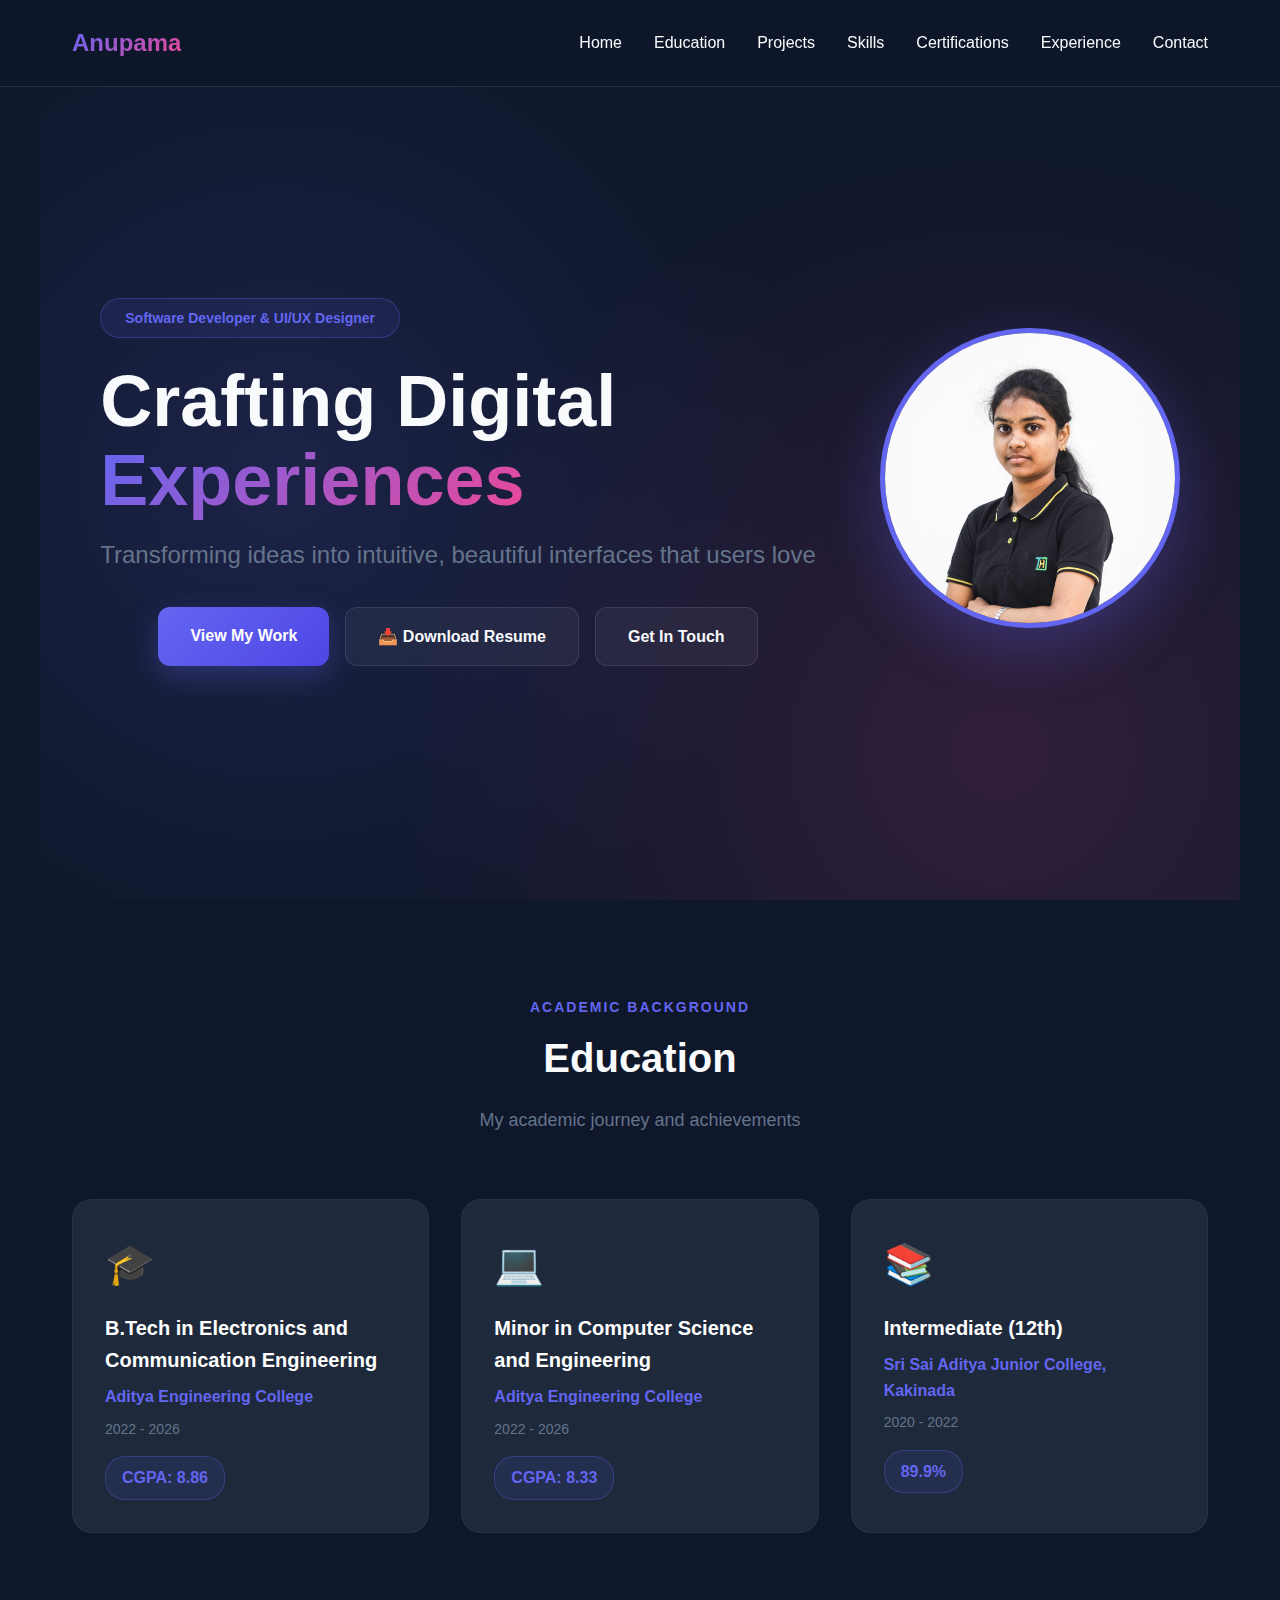
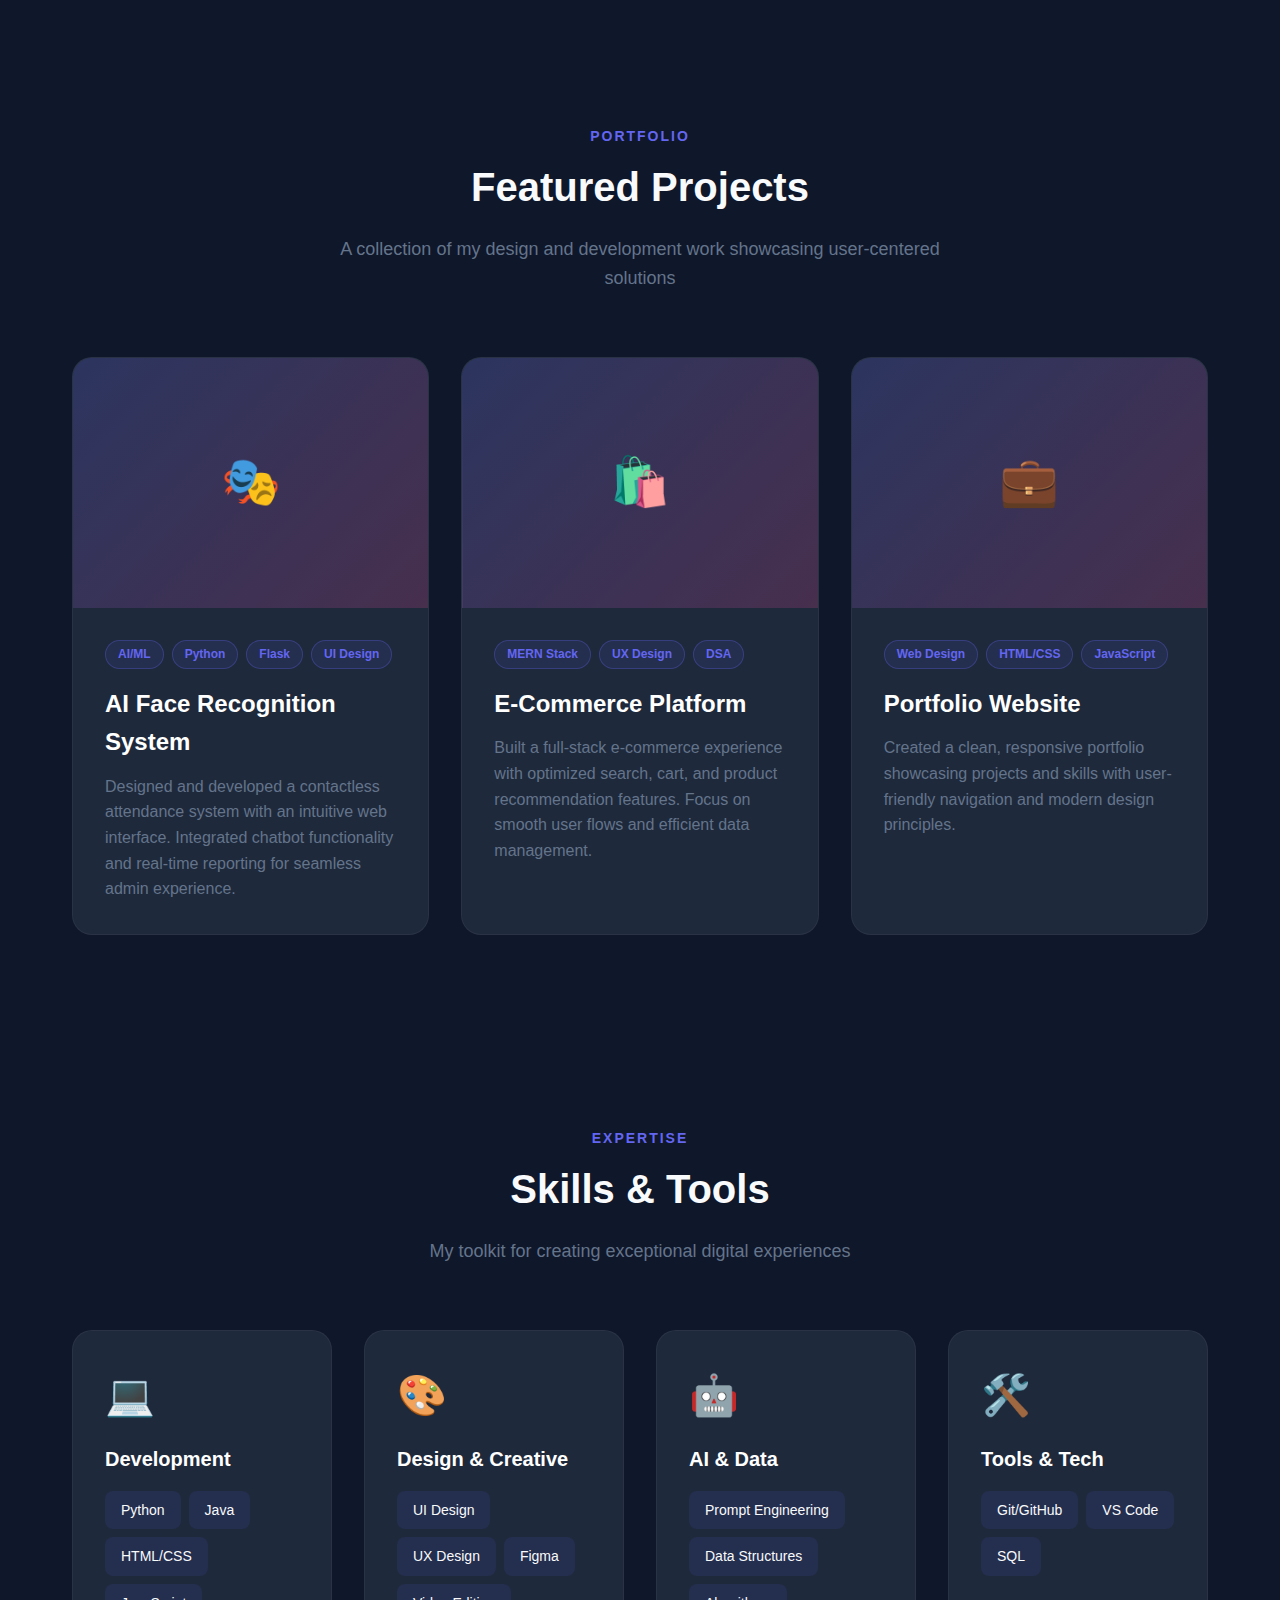
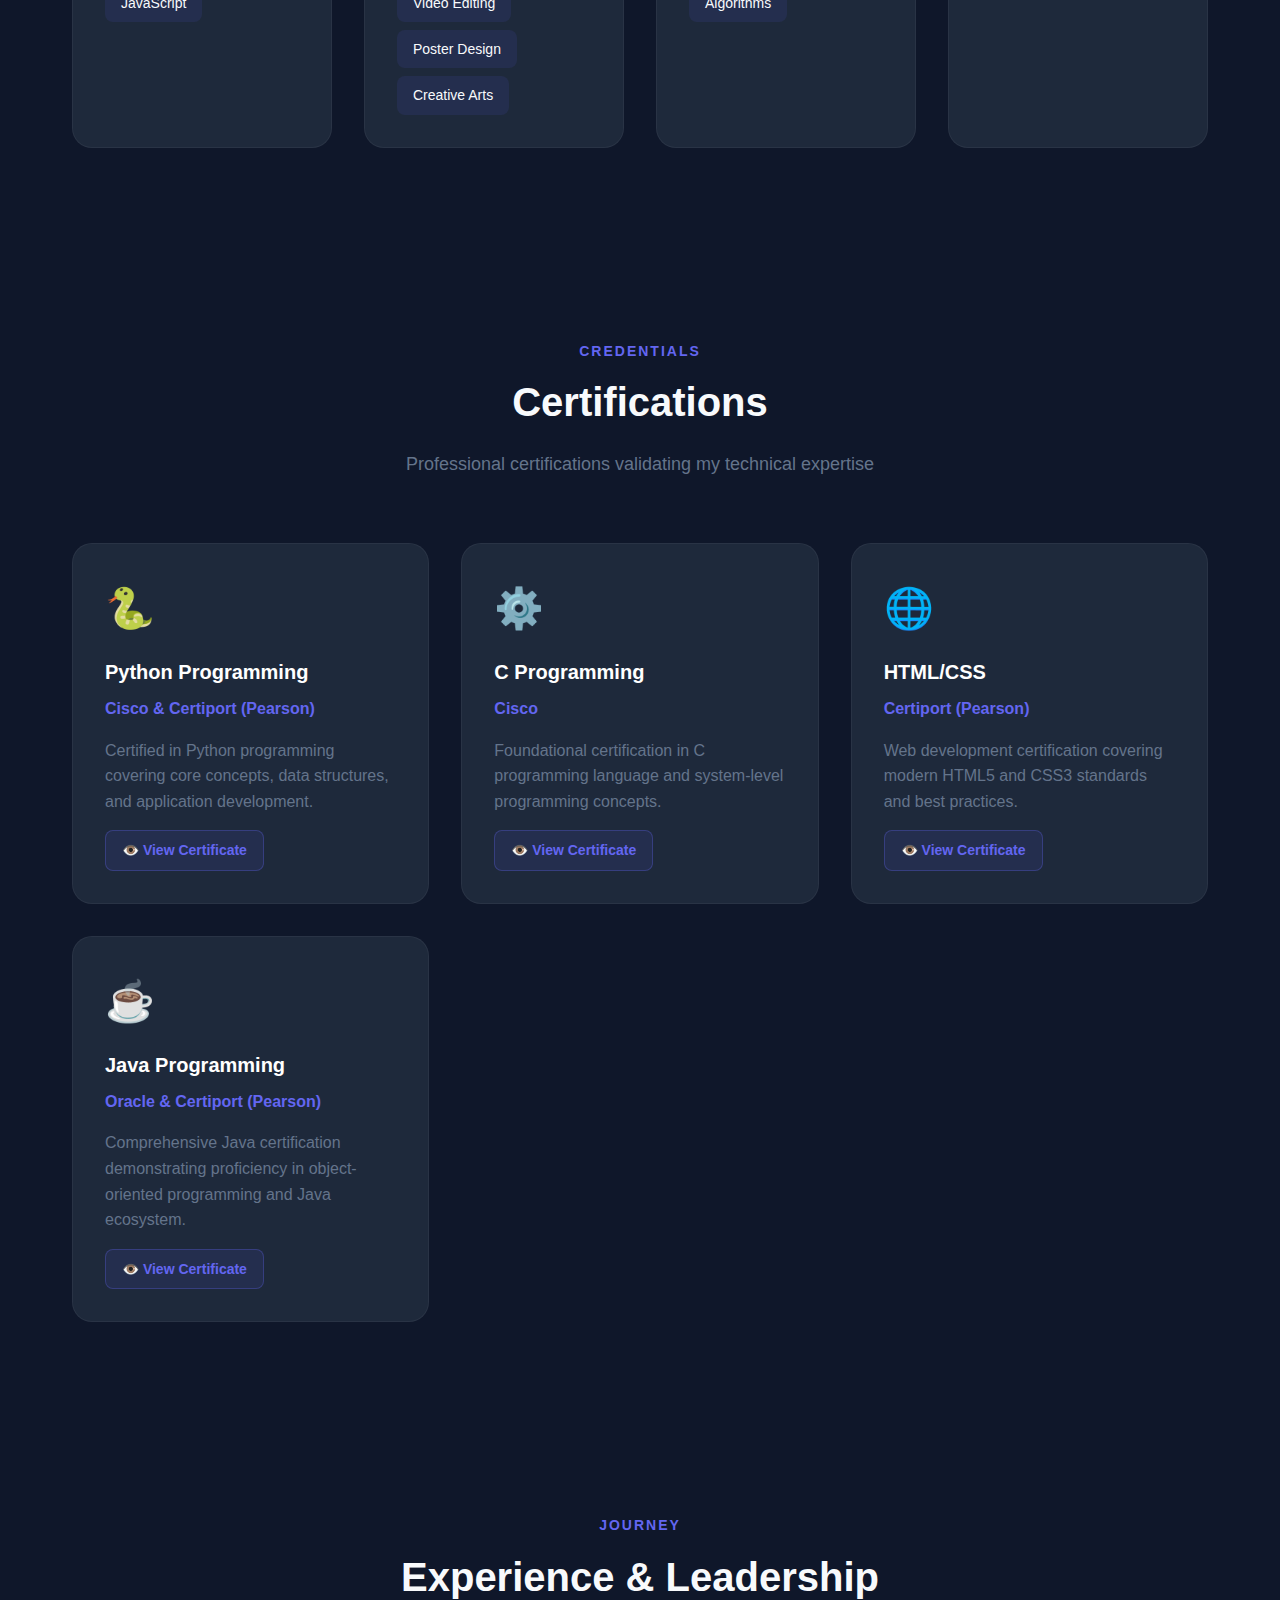
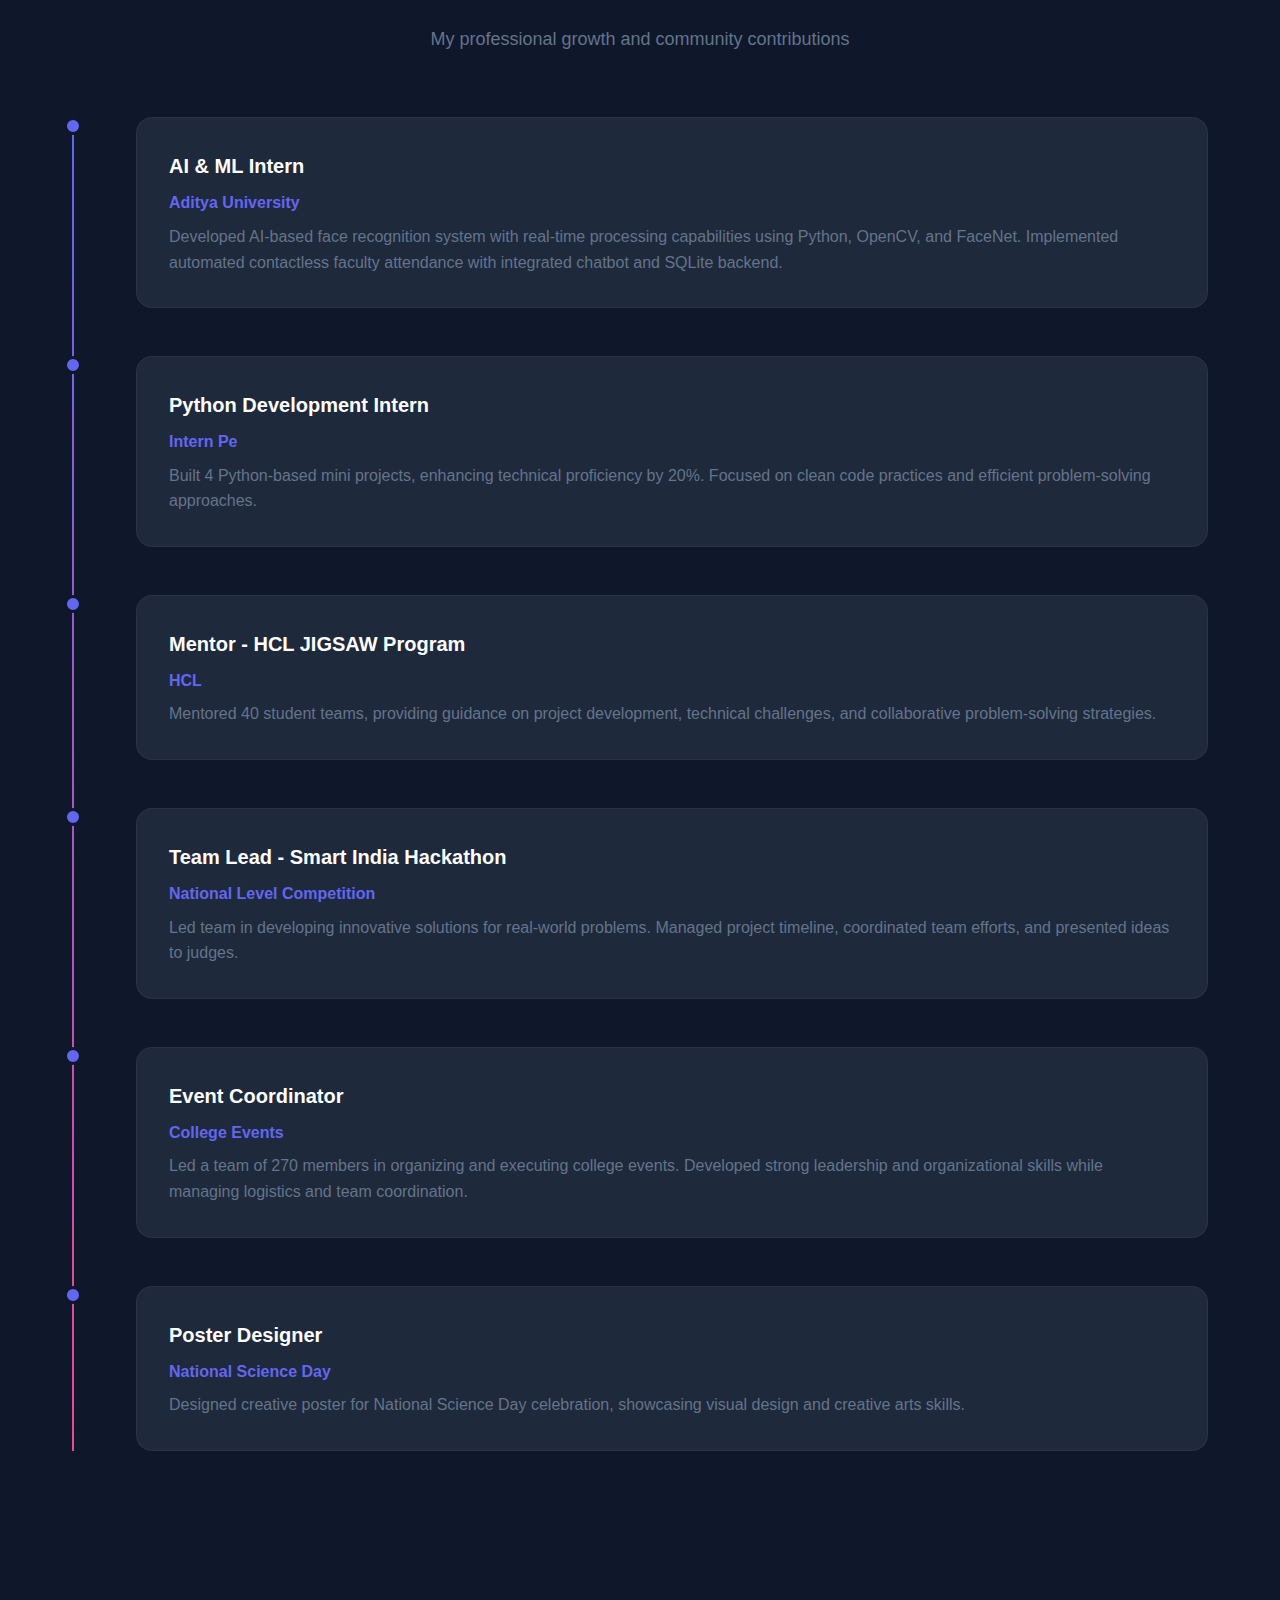
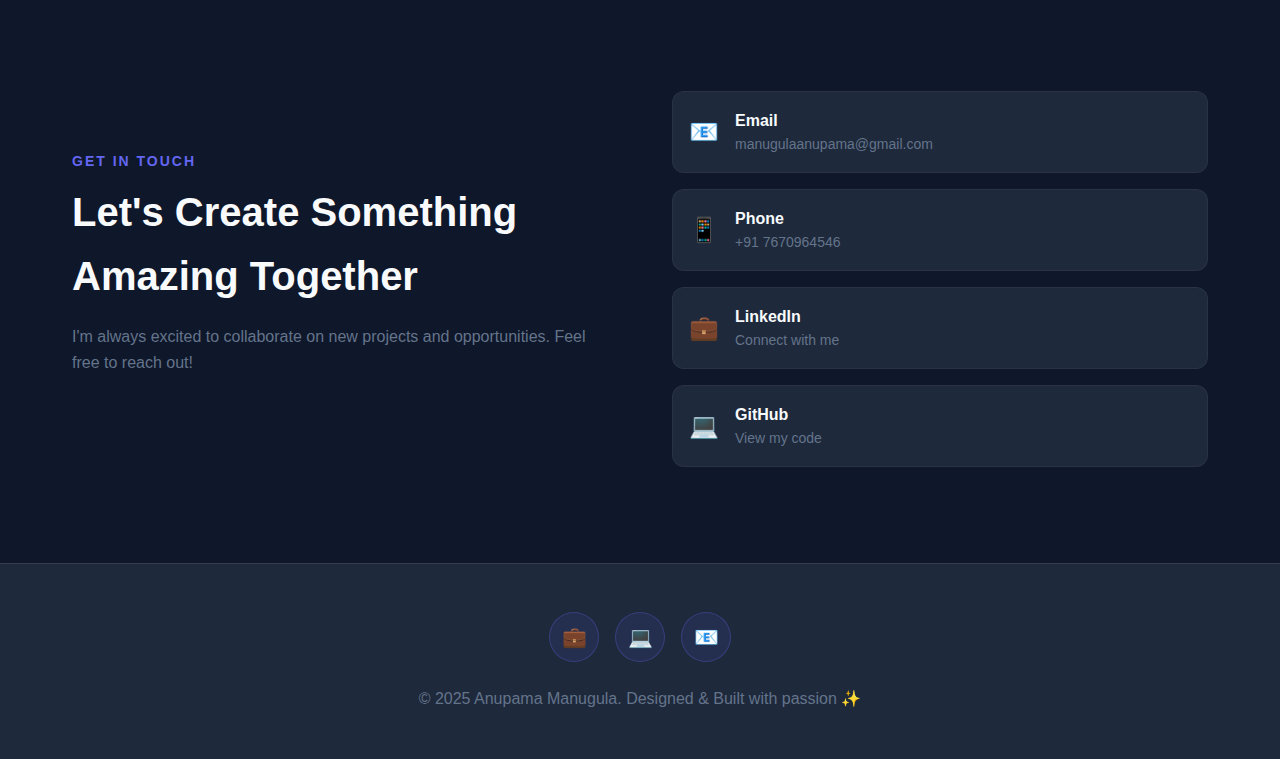
<file: index.html>
<!DOCTYPE html>
<html lang="en">
<head>
    <meta charset="UTF-8">
    <meta name="viewport" content="width=device-width, initial-scale=1.0">
    <title>Anupama Manugula - UI/UX Designer</title>
    <style>
        * {
            margin: 0;
            padding: 0;
            box-sizing: border-box;
        }

        :root {
            --primary: #6366f1;
            --primary-dark: #4f46e5;
            --secondary: #ec4899;
            --dark: #0f172a;
            --dark-light: #1e293b;
            --gray: #64748b;
            --light: #f8fafc;
            --white: #ffffff;
        }

        body {
            font-family: 'Inter', -apple-system, BlinkMacSystemFont, 'Segoe UI', sans-serif;
            background: var(--dark);
            color: var(--light);
            line-height: 1.6;
            overflow-x: hidden;
        }

        html {
            scroll-behavior: smooth;
        }

        nav {
            position: fixed;
            top: 0;
            width: 100%;
            background: rgba(15, 23, 42, 0.95);
            backdrop-filter: blur(10px);
            z-index: 1000;
            padding: 1.5rem 0;
            border-bottom: 1px solid rgba(255, 255, 255, 0.1);
        }

        .nav-container {
            max-width: 1200px;
            margin: 0 auto;
            padding: 0 2rem;
            display: flex;
            justify-content: space-between;
            align-items: center;
        }

        .logo {
            font-size: 1.5rem;
            font-weight: 700;
            background: linear-gradient(135deg, var(--primary), var(--secondary));
            -webkit-background-clip: text;
            -webkit-text-fill-color: transparent;
            background-clip: text;
        }

        .nav-links {
            display: flex;
            gap: 2rem;
            list-style: none;
        }

        .nav-links a {
            color: var(--light);
            text-decoration: none;
            font-weight: 500;
            transition: color 0.3s;
            position: relative;
        }

        .nav-links a::after {
            content: '';
            position: absolute;
            bottom: -5px;
            left: 0;
            width: 0;
            height: 2px;
            background: var(--primary);
            transition: width 0.3s;
        }

        .nav-links a:hover::after {
            width: 100%;
        }

        .hero {
            min-height: 100vh;
            display: flex;
            align-items: center;
            justify-content: center;
            position: relative;
            overflow: hidden;
            padding: 6rem 2rem 2rem;
        }

        .hero-bg {
            position: absolute;
            width: 100%;
            height: 100%;
            background: radial-gradient(circle at 20% 50%, rgba(99, 102, 241, 0.15), transparent 50%),
                        radial-gradient(circle at 80% 80%, rgba(236, 72, 153, 0.15), transparent 50%);
        }

        .hero-content {
            max-width: 1200px;
            display: flex;
            align-items: center;
            gap: 4rem;
            position: relative;
            z-index: 1;
        }

        .hero-text {
            flex: 1;
        }

        .hero-image-container {
            flex: 0 0 300px;
        }

        .profile-image {
            width: 300px;
            height: 300px;
            border-radius: 50%;
            object-fit: cover;
            border: 5px solid var(--primary);
            box-shadow: 0 20px 60px rgba(99, 102, 241, 0.3);
            animation: float 3s ease-in-out infinite;
        }

        @keyframes float {
            0%, 100% { transform: translateY(0px); }
            50% { transform: translateY(-20px); }
        }

        .hero-label {
            display: inline-block;
            padding: 0.5rem 1.5rem;
            background: rgba(99, 102, 241, 0.1);
            border: 1px solid rgba(99, 102, 241, 0.3);
            border-radius: 50px;
            color: var(--primary);
            font-size: 0.875rem;
            font-weight: 600;
            margin-bottom: 1.5rem;
            animation: fadeInDown 0.8s ease-out;
        }

        h1 {
            font-size: 4.5rem;
            font-weight: 800;
            margin-bottom: 1rem;
            line-height: 1.1;
            animation: fadeInUp 0.8s ease-out 0.2s both;
        }

        .gradient-text {
            background: linear-gradient(135deg, var(--primary), var(--secondary));
            -webkit-background-clip: text;
            -webkit-text-fill-color: transparent;
            background-clip: text;
        }

        .hero-subtitle {
            font-size: 1.5rem;
            color: var(--gray);
            margin-bottom: 2rem;
            animation: fadeInUp 0.8s ease-out 0.4s both;
        }

        .cta-buttons {
            display: flex;
            gap: 1rem;
            justify-content: center;
            flex-wrap: wrap;
            animation: fadeInUp 0.8s ease-out 0.6s both;
        }

        .btn {
            padding: 1rem 2rem;
            border-radius: 12px;
            font-weight: 600;
            text-decoration: none;
            transition: all 0.3s;
            display: inline-block;
            cursor: pointer;
            border: none;
            font-size: 1rem;
        }

        .btn-primary {
            background: linear-gradient(135deg, var(--primary), var(--primary-dark));
            color: var(--white);
            box-shadow: 0 10px 30px rgba(99, 102, 241, 0.3);
        }

        .btn-primary:hover {
            transform: translateY(-2px);
            box-shadow: 0 15px 40px rgba(99, 102, 241, 0.4);
        }

        .btn-secondary {
            background: rgba(255, 255, 255, 0.05);
            color: var(--light);
            border: 1px solid rgba(255, 255, 255, 0.1);
        }

        .btn-secondary:hover {
            background: rgba(255, 255, 255, 0.1);
            transform: translateY(-2px);
        }

        section {
            padding: 6rem 2rem;
            max-width: 1200px;
            margin: 0 auto;
        }

        .section-header {
            text-align: center;
            margin-bottom: 4rem;
        }

        .section-label {
            color: var(--primary);
            font-weight: 600;
            text-transform: uppercase;
            letter-spacing: 2px;
            font-size: 0.875rem;
            margin-bottom: 0.5rem;
        }

        .section-title {
            font-size: 2.5rem;
            font-weight: 700;
            margin-bottom: 1rem;
        }

        .section-subtitle {
            color: var(--gray);
            font-size: 1.125rem;
            max-width: 600px;
            margin: 0 auto;
        }

        .projects-grid {
            display: grid;
            grid-template-columns: repeat(auto-fit, minmax(350px, 1fr));
            gap: 2rem;
        }

        .project-card {
            background: var(--dark-light);
            border-radius: 20px;
            overflow: hidden;
            transition: all 0.3s;
            border: 1px solid rgba(255, 255, 255, 0.05);
            cursor: pointer;
        }

        .project-card:hover {
            transform: translateY(-8px);
            border-color: var(--primary);
            box-shadow: 0 20px 60px rgba(99, 102, 241, 0.2);
        }

        .project-image {
            width: 100%;
            height: 250px;
            background: linear-gradient(135deg, rgba(99, 102, 241, 0.2), rgba(236, 72, 153, 0.2));
            display: flex;
            align-items: center;
            justify-content: center;
            font-size: 3rem;
            position: relative;
            overflow: hidden;
        }

        .project-image::before {
            content: '';
            position: absolute;
            width: 100%;
            height: 100%;
            background: linear-gradient(45deg, transparent, rgba(255, 255, 255, 0.1), transparent);
            transform: translateX(-100%);
            transition: transform 0.6s;
        }

        .project-card:hover .project-image::before {
            transform: translateX(100%);
        }

        .project-content {
            padding: 2rem;
        }

        .project-tags {
            display: flex;
            gap: 0.5rem;
            flex-wrap: wrap;
            margin-bottom: 1rem;
        }

        .tag {
            padding: 0.25rem 0.75rem;
            background: rgba(99, 102, 241, 0.1);
            border: 1px solid rgba(99, 102, 241, 0.3);
            border-radius: 20px;
            font-size: 0.75rem;
            color: var(--primary);
            font-weight: 600;
        }

        .project-title {
            font-size: 1.5rem;
            font-weight: 700;
            margin-bottom: 0.75rem;
            color: var(--white);
        }

        .project-description {
            color: var(--gray);
            line-height: 1.6;
        }

        .skills-container {
            display: grid;
            grid-template-columns: repeat(auto-fit, minmax(250px, 1fr));
            gap: 2rem;
        }

        .skill-category {
            background: var(--dark-light);
            padding: 2rem;
            border-radius: 20px;
            border: 1px solid rgba(255, 255, 255, 0.05);
            transition: all 0.3s;
        }

        .skill-category:hover {
            border-color: var(--primary);
            transform: translateY(-5px);
        }

        .skill-icon {
            font-size: 2.5rem;
            margin-bottom: 1rem;
        }

        .skill-category h3 {
            font-size: 1.25rem;
            margin-bottom: 1rem;
            color: var(--white);
        }

        .skill-list {
            display: flex;
            flex-wrap: wrap;
            gap: 0.5rem;
        }

        .skill-item {
            padding: 0.5rem 1rem;
            background: rgba(99, 102, 241, 0.1);
            border-radius: 8px;
            font-size: 0.875rem;
            color: var(--light);
        }

        .certifications-grid {
            display: grid;
            grid-template-columns: repeat(auto-fit, minmax(300px, 1fr));
            gap: 2rem;
        }

        .certification-card {
            background: var(--dark-light);
            padding: 2rem;
            border-radius: 20px;
            border: 1px solid rgba(255, 255, 255, 0.05);
            transition: all 0.3s;
        }

        .certification-card:hover {
            border-color: var(--primary);
            transform: translateY(-5px);
            box-shadow: 0 20px 60px rgba(99, 102, 241, 0.2);
        }

        .cert-icon {
            font-size: 2.5rem;
            margin-bottom: 1rem;
        }

        .cert-title {
            font-size: 1.25rem;
            font-weight: 700;
            color: var(--white);
            margin-bottom: 0.5rem;
        }

        .cert-provider {
            color: var(--primary);
            font-weight: 600;
            margin-bottom: 1rem;
        }

        .cert-actions {
            display: flex;
            gap: 1rem;
            margin-top: 1rem;
        }

        .btn-small {
            padding: 0.5rem 1rem;
            font-size: 0.875rem;
            border-radius: 8px;
            text-decoration: none;
            font-weight: 600;
            transition: all 0.3s;
            display: inline-block;
            cursor: pointer;
        }

        .btn-view {
            background: rgba(99, 102, 241, 0.1);
            color: var(--primary);
            border: 1px solid rgba(99, 102, 241, 0.3);
        }

        .btn-view:hover {
            background: var(--primary);
            color: var(--white);
            transform: translateY(-2px);
        }

        .timeline {
            position: relative;
            padding-left: 2rem;
        }

        .timeline::before {
            content: '';
            position: absolute;
            left: 0;
            top: 0;
            height: 100%;
            width: 2px;
            background: linear-gradient(180deg, var(--primary), var(--secondary));
        }

        .timeline-item {
            position: relative;
            margin-bottom: 3rem;
            padding-left: 2rem;
        }

        .timeline-item::before {
            content: '';
            position: absolute;
            left: -2.5rem;
            top: 0;
            width: 12px;
            height: 12px;
            background: var(--primary);
            border-radius: 50%;
            border: 3px solid var(--dark);
        }

        .timeline-content {
            background: var(--dark-light);
            padding: 2rem;
            border-radius: 16px;
            border: 1px solid rgba(255, 255, 255, 0.05);
        }

        .timeline-title {
            font-size: 1.25rem;
            font-weight: 700;
            margin-bottom: 0.5rem;
            color: var(--white);
        }

        .timeline-company {
            color: var(--primary);
            font-weight: 600;
            margin-bottom: 0.5rem;
        }

        .timeline-description {
            color: var(--gray);
        }

        .education-grid {
            display: grid;
            grid-template-columns: repeat(auto-fit, minmax(300px, 1fr));
            gap: 2rem;
        }

        .education-card {
            background: var(--dark-light);
            padding: 2rem;
            border-radius: 20px;
            border: 1px solid rgba(255, 255, 255, 0.05);
            transition: all 0.3s;
        }

        .education-card:hover {
            border-color: var(--primary);
            transform: translateY(-5px);
            box-shadow: 0 20px 60px rgba(99, 102, 241, 0.2);
        }

        .education-icon {
            font-size: 2.5rem;
            margin-bottom: 1rem;
        }

        .education-degree {
            font-size: 1.25rem;
            font-weight: 700;
            color: var(--white);
            margin-bottom: 0.5rem;
        }

        .education-institution {
            color: var(--primary);
            font-weight: 600;
            margin-bottom: 0.5rem;
        }

        .education-year {
            color: var(--gray);
            font-size: 0.875rem;
            margin-bottom: 1rem;
        }

        .education-score {
            display: inline-block;
            padding: 0.5rem 1rem;
            background: rgba(99, 102, 241, 0.1);
            border: 1px solid rgba(99, 102, 241, 0.3);
            border-radius: 20px;
            color: var(--primary);
            font-weight: 600;
        }

        .contact-container {
            display: grid;
            grid-template-columns: 1fr 1fr;
            gap: 4rem;
            align-items: center;
        }

        .contact-info h2 {
            font-size: 2.5rem;
            margin-bottom: 1rem;
        }

        .contact-info p {
            color: var(--gray);
            margin-bottom: 2rem;
        }

        .contact-links {
            display: flex;
            flex-direction: column;
            gap: 1rem;
        }

        .contact-link {
            display: flex;
            align-items: center;
            gap: 1rem;
            padding: 1rem;
            background: var(--dark-light);
            border-radius: 12px;
            text-decoration: none;
            color: var(--light);
            transition: all 0.3s;
            border: 1px solid rgba(255, 255, 255, 0.05);
        }

        .contact-link:hover {
            border-color: var(--primary);
            transform: translateX(5px);
        }

        .contact-icon {
            font-size: 1.5rem;
        }

        footer {
            background: var(--dark-light);
            padding: 3rem 2rem;
            text-align: center;
            border-top: 1px solid rgba(255, 255, 255, 0.1);
        }

        .footer-content {
            max-width: 1200px;
            margin: 0 auto;
        }

        .social-links {
            display: flex;
            gap: 1rem;
            justify-content: center;
            margin-bottom: 1.5rem;
        }

        .social-link {
            width: 50px;
            height: 50px;
            background: rgba(99, 102, 241, 0.1);
            border: 1px solid rgba(99, 102, 241, 0.3);
            border-radius: 50%;
            display: flex;
            align-items: center;
            justify-content: center;
            text-decoration: none;
            color: var(--primary);
            transition: all 0.3s;
            font-size: 1.25rem;
        }

        .social-link:hover {
            background: var(--primary);
            color: var(--white);
            transform: translateY(-3px);
        }

        @keyframes fadeInUp {
            from {
                opacity: 0;
                transform: translateY(30px);
            }
            to {
                opacity: 1;
                transform: translateY(0);
            }
        }

        @keyframes fadeInDown {
            from {
                opacity: 0;
                transform: translateY(-30px);
            }
            to {
                opacity: 1;
                transform: translateY(0);
            }
        }

        @media (max-width: 768px) {
            h1 {
                font-size: 2.5rem;
            }

            .hero-subtitle {
                font-size: 1.125rem;
            }

            .hero-content {
                flex-direction: column-reverse;
                text-align: center;
                gap: 2rem;
            }

            .hero-image-container {
                flex: 0 0 250px;
            }

            .profile-image {
                width: 250px;
                height: 250px;
            }

            .cta-buttons {
                justify-content: center;
            }

            .projects-grid, .certifications-grid, .education-grid {
                grid-template-columns: 1fr;
            }

            .contact-container {
                grid-template-columns: 1fr;
            }

            .nav-links {
                gap: 1rem;
                font-size: 0.875rem;
            }

            section {
                padding: 4rem 1rem;
            }
        }
    </style>
</head>
<body>
    <nav>
        <div class="nav-container">
            <div class="logo">Anupama</div>
            <ul class="nav-links">
                <li><a href="#home">Home</a></li>
                <li><a href="#education">Education</a></li>
                <li><a href="#projects">Projects</a></li>
                <li><a href="#skills">Skills</a></li>
                <li><a href="#certifications">Certifications</a></li>
                <li><a href="#experience">Experience</a></li>
                <li><a href="#contact">Contact</a></li>
            </ul>
        </div>
    </nav>

    <section id="home" class="hero">
        <div class="hero-bg"></div>
        <div class="hero-content">
            <div class="hero-text">
                <div class="hero-label">Software Developer & UI/UX Designer</div>
                <h1>Crafting Digital <br><span class="gradient-text">Experiences</span></h1>
                <p class="hero-subtitle">Transforming ideas into intuitive, beautiful interfaces that users love</p>
                <div class="cta-buttons">
                    <a href="#projects" class="btn btn-primary">View My Work</a>
                    <a href="resume.pdf" download class="btn btn-secondary">📥 Download Resume</a>
                    <a href="#contact" class="btn btn-secondary">Get In Touch</a>
                </div>
            </div>
            <div class="hero-image-container">
                <!-- Replace 'profile.jpg' with your actual image path -->
                <img src="profile.jpg" alt="Anupama Manugula" class="profile-image">
            </div>
        </div>
    </section>

    <section id="education">
        <div class="section-header">
            <div class="section-label">Academic Background</div>
            <h2 class="section-title">Education</h2>
            <p class="section-subtitle">My academic journey and achievements</p>
        </div>
        <div class="education-grid">
            <div class="education-card">
                <div class="education-icon">🎓</div>
                <h3 class="education-degree">B.Tech in Electronics and Communication Engineering</h3>
                <div class="education-institution">Aditya Engineering College</div>
                <div class="education-year">2022 - 2026</div>
                <span class="education-score">CGPA: 8.86</span>
            </div>

            <div class="education-card">
                <div class="education-icon">💻</div>
                <h3 class="education-degree">Minor in Computer Science and Engineering</h3>
                <div class="education-institution">Aditya Engineering College</div>
                <div class="education-year">2022 - 2026</div>
                <span class="education-score">CGPA: 8.33</span>
            </div>

            <div class="education-card">
                <div class="education-icon">📚</div>
                <h3 class="education-degree">Intermediate (12th)</h3>
                <div class="education-institution">Sri Sai Aditya Junior College, Kakinada</div>
                <div class="education-year">2020 - 2022</div>
                <span class="education-score">89.9%</span>
            </div>
        </div>
    </section>

    <section id="projects">
        <div class="section-header">
            <div class="section-label">Portfolio</div>
            <h2 class="section-title">Featured Projects</h2>
            <p class="section-subtitle">A collection of my design and development work showcasing user-centered solutions</p>
        </div>
        <div class="projects-grid">
            <div class="project-card">
                <div class="project-image">🎭</div>
                <div class="project-content">
                    <div class="project-tags">
                        <span class="tag">AI/ML</span>
                        <span class="tag">Python</span>
                        <span class="tag">Flask</span>
                        <span class="tag">UI Design</span>
                    </div>
                    <h3 class="project-title">AI Face Recognition System</h3>
                    <p class="project-description">Designed and developed a contactless attendance system with an intuitive web interface. Integrated chatbot functionality and real-time reporting for seamless admin experience.</p>
                </div>
            </div>

            <div class="project-card">
                <div class="project-image">🛍️</div>
                <div class="project-content">
                    <div class="project-tags">
                        <span class="tag">MERN Stack</span>
                        <span class="tag">UX Design</span>
                        <span class="tag">DSA</span>
                    </div>
                    <h3 class="project-title">E-Commerce Platform</h3>
                    <p class="project-description">Built a full-stack e-commerce experience with optimized search, cart, and product recommendation features. Focus on smooth user flows and efficient data management.</p>
                </div>
            </div>

            <div class="project-card">
                <div class="project-image">💼</div>
                <div class="project-content">
                    <div class="project-tags">
                        <span class="tag">Web Design</span>
                        <span class="tag">HTML/CSS</span>
                        <span class="tag">JavaScript</span>
                    </div>
                    <h3 class="project-title">Portfolio Website</h3>
                    <p class="project-description">Created a clean, responsive portfolio showcasing projects and skills with user-friendly navigation and modern design principles.</p>
                </div>
            </div>
        </div>
    </section>

    <section id="skills">
        <div class="section-header">
            <div class="section-label">Expertise</div>
            <h2 class="section-title">Skills & Tools</h2>
            <p class="section-subtitle">My toolkit for creating exceptional digital experiences</p>
        </div>
        <div class="skills-container">
            <div class="skill-category">
                <div class="skill-icon">💻</div>
                <h3>Development</h3>
                <div class="skill-list">
                    <span class="skill-item">Python</span>
                    <span class="skill-item">Java</span>
                    <span class="skill-item">HTML/CSS</span>
                    <span class="skill-item">JavaScript</span>
                </div>
            </div>

            <div class="skill-category">
                <div class="skill-icon">🎨</div>
                <h3>Design & Creative</h3>
                <div class="skill-list">
                    <span class="skill-item">UI Design</span>
                    <span class="skill-item">UX Design</span>
                    <span class="skill-item">Figma</span>
                    <span class="skill-item">Video Editing</span>
                    <span class="skill-item">Poster Design</span>
                    <span class="skill-item">Creative Arts</span>
                </div>
            </div>

            <div class="skill-category">
                <div class="skill-icon">🤖</div>
                <h3>AI & Data</h3>
                <div class="skill-list">
                    <span class="skill-item">Prompt Engineering</span>
                    <span class="skill-item">Data Structures</span>
                    <span class="skill-item">Algorithms</span>
                </div>
            </div>

            <div class="skill-category">
                <div class="skill-icon">🛠️</div>
                <h3>Tools & Tech</h3>
                <div class="skill-list">
                    <span class="skill-item">Git/GitHub</span>
                    <span class="skill-item">VS Code</span>
                    <span class="skill-item">SQL</span>
                </div>
            </div>
        </div>
    </section>

    <section id="certifications">
        <div class="section-header">
            <div class="section-label">Credentials</div>
            <h2 class="section-title">Certifications</h2>
            <p class="section-subtitle">Professional certifications validating my technical expertise</p>
        </div>
        <div class="certifications-grid">
            <div class="certification-card">
                <div class="cert-icon">🐍</div>
                <h3 class="cert-title">Python Programming</h3>
                <div class="cert-provider">Cisco & Certiport (Pearson)</div>
                <p class="project-description">Certified in Python programming covering core concepts, data structures, and application development.</p>
                <div class="cert-actions">
                    <!-- Replace 'python-cert.jpg' with your certificate image path -->
                    <a href="python-cert.jpg" target="_blank" class="btn-small btn-view">👁️ View Certificate</a>
                </div>
            </div>

            <div class="certification-card">
                <div class="cert-icon">⚙️</div>
                <h3 class="cert-title">C Programming</h3>
                <div class="cert-provider">Cisco</div>
                <p class="project-description">Foundational certification in C programming language and system-level programming concepts.</p>
                <div class="cert-actions">
                    <!-- Replace 'c-cert.jpg' with your certificate image path -->
                    <a href="c-cert.jpg" target="_blank" class="btn-small btn-view">👁️ View Certificate</a>
                </div>
            </div>

            <div class="certification-card">
                <div class="cert-icon">🌐</div>
                <h3 class="cert-title">HTML/CSS</h3>
                <div class="cert-provider">Certiport (Pearson)</div>
                <p class="project-description">Web development certification covering modern HTML5 and CSS3 standards and best practices.</p>
                <div class="cert-actions">
                    <!-- Replace 'html-css-cert.jpg' with your certificate image path -->
                    <a href="html-css-cert.jpg" target="_blank" class="btn-small btn-view">👁️ View Certificate</a>
                </div>
            </div>

            <div class="certification-card">
                <div class="cert-icon">☕</div>
                <h3 class="cert-title">Java Programming</h3>
                <div class="cert-provider">Oracle & Certiport (Pearson)</div>
                <p class="project-description">Comprehensive Java certification demonstrating proficiency in object-oriented programming and Java ecosystem.</p>
                <div class="cert-actions">
                    <!-- Replace 'java-cert.jpg' with your certificate image path -->
                    <a href="java-cert.jpg" target="_blank" class="btn-small btn-view">👁️ View Certificate</a>
                </div>
            </div>
        </div>
    </section>

    <section id="experience">
        <div class="section-header">
            <div class="section-label">Journey</div>
            <h2 class="section-title">Experience & Leadership</h2>
            <p class="section-subtitle">My professional growth and community contributions</p>
        </div>
        <div class="timeline">
            <div class="timeline-item">
                <div class="timeline-content">
                    <h3 class="timeline-title">AI & ML Intern</h3>
                    <div class="timeline-company">Aditya University</div>
                    <p class="timeline-description">Developed AI-based face recognition system with real-time processing capabilities using Python, OpenCV, and FaceNet. Implemented automated contactless faculty attendance with integrated chatbot and SQLite backend.</p>
                </div>
            </div>

            <div class="timeline-item">
                <div class="timeline-content">
                    <h3 class="timeline-title">Python Development Intern</h3>
                    <div class="timeline-company">Intern Pe</div>
                    <p class="timeline-description">Built 4 Python-based mini projects, enhancing technical proficiency by 20%. Focused on clean code practices and efficient problem-solving approaches.</p>
                </div>
            </div>

            <div class="timeline-item">
                <div class="timeline-content">
                    <h3 class="timeline-title">Mentor - HCL JIGSAW Program</h3>
                    <div class="timeline-company">HCL</div>
                    <p class="timeline-description">Mentored 40 student teams, providing guidance on project development, technical challenges, and collaborative problem-solving strategies.</p>
                </div>
            </div>

            <div class="timeline-item">
                <div class="timeline-content">
                    <h3 class="timeline-title">Team Lead - Smart India Hackathon</h3>
                    <div class="timeline-company">National Level Competition</div>
                    <p class="timeline-description">Led team in developing innovative solutions for real-world problems. Managed project timeline, coordinated team efforts, and presented ideas to judges.</p>
                </div>
            </div>

            <div class="timeline-item">
                <div class="timeline-content">
                    <h3 class="timeline-title">Event Coordinator</h3>
                    <div class="timeline-company">College Events</div>
                    <p class="timeline-description">Led a team of 270 members in organizing and executing college events. Developed strong leadership and organizational skills while managing logistics and team coordination.</p>
                </div>
            </div>

            <div class="timeline-item">
                <div class="timeline-content">
                    <h3 class="timeline-title">Poster Designer</h3>
                    <div class="timeline-company">National Science Day</div>
                    <p class="timeline-description">Designed creative poster for National Science Day celebration, showcasing visual design and creative arts skills.</p>
                </div>
            </div>
        </div>
    </section>

    <section id="contact">
        <div class="contact-container">
            <div class="contact-info">
                <div class="section-label">Get In Touch</div>
                <h2>Let's Create Something Amazing Together</h2>
                <p>I'm always excited to collaborate on new projects and opportunities. Feel free to reach out!</p>
            </div>
            <div class="contact-links">
                <a href="mailto:manugulaanupama@gmail.com" class="contact-link">
                    <span class="contact-icon">📧</span>
                    <div>
                        <div style="font-weight: 600;">Email</div>
                        <div style="color: var(--gray); font-size: 0.875rem;">manugulaanupama@gmail.com</div>
                    </div>
                </a>
                <a href="tel:+917670964546" class="contact-link">
                    <span class="contact-icon">📱</span>
                    <div>
                        <div style="font-weight: 600;">Phone</div>
                        <div style="color: var(--gray); font-size: 0.875rem;">+91 7670964546</div>
                    </div>
                </a>
                <a href="https://www.linkedin.com/in/anupama-manugula-132539258" target="_blank" class="contact-link">
                    <span class="contact-icon">💼</span>
                    <div>
                        <div style="font-weight: 600;">LinkedIn</div>
                        <div style="color: var(--gray); font-size: 0.875rem;">Connect with me</div>
                    </div>
                </a>
                <a href="https://github.com/Anupama155" target="_blank" class="contact-link">
                    <span class="contact-icon">💻</span>
                    <div>
                        <div style="font-weight: 600;">GitHub</div>
                        <div style="color: var(--gray); font-size: 0.875rem;">View my code</div>
                    </div>
                </a>
            </div>
        </div>
    </section>

    <footer>
        <div class="footer-content">
            <div class="social-links">
                <a href="https://www.linkedin.com/in/anupama-manugula-132539258" target="_blank" class="social-link">💼</a>
                <a href="https://github.com/Anupama155" target="_blank" class="social-link">💻</a>
                <a href="mailto:manugulaanupama@gmail.com" class="social-link">📧</a>
            </div>
            <p style="color: var(--gray);">© 2025 Anupama Manugula. Designed & Built with passion ✨</p>
        </div>
    </footer>

    <script>
        document.querySelectorAll('a[href^="#"]').forEach(anchor => {
            anchor.addEventListener('click', function (e) {
                e.preventDefault();
                const target = document.querySelector(this.getAttribute('href'));
                if (target) {
                    const offset = 80;
                    const targetPosition = target.offsetTop - offset;
                    window.scrollTo({
                        top: targetPosition,
                        behavior: 'smooth'
                    });
                }
            });
        });

        window.addEventListener('scroll', () => {
            const sections = document.querySelectorAll('section');
            const navLinks = document.querySelectorAll('.nav-links a');
            
            let current = '';
            sections.forEach(section => {
                const sectionTop = section.offsetTop;
                const sectionHeight = section.clientHeight;
                if (scrollY >= sectionTop - 100) {
                    current = section.getAttribute('id');
                }
            });

            navLinks.forEach(link => {
                link.style.color = '';
                if (link.getAttribute('href') === `#${current}`) {
                    link.style.color = 'var(--primary)';
                }
            });
        });
    </script>
</body>
</html>
</file>
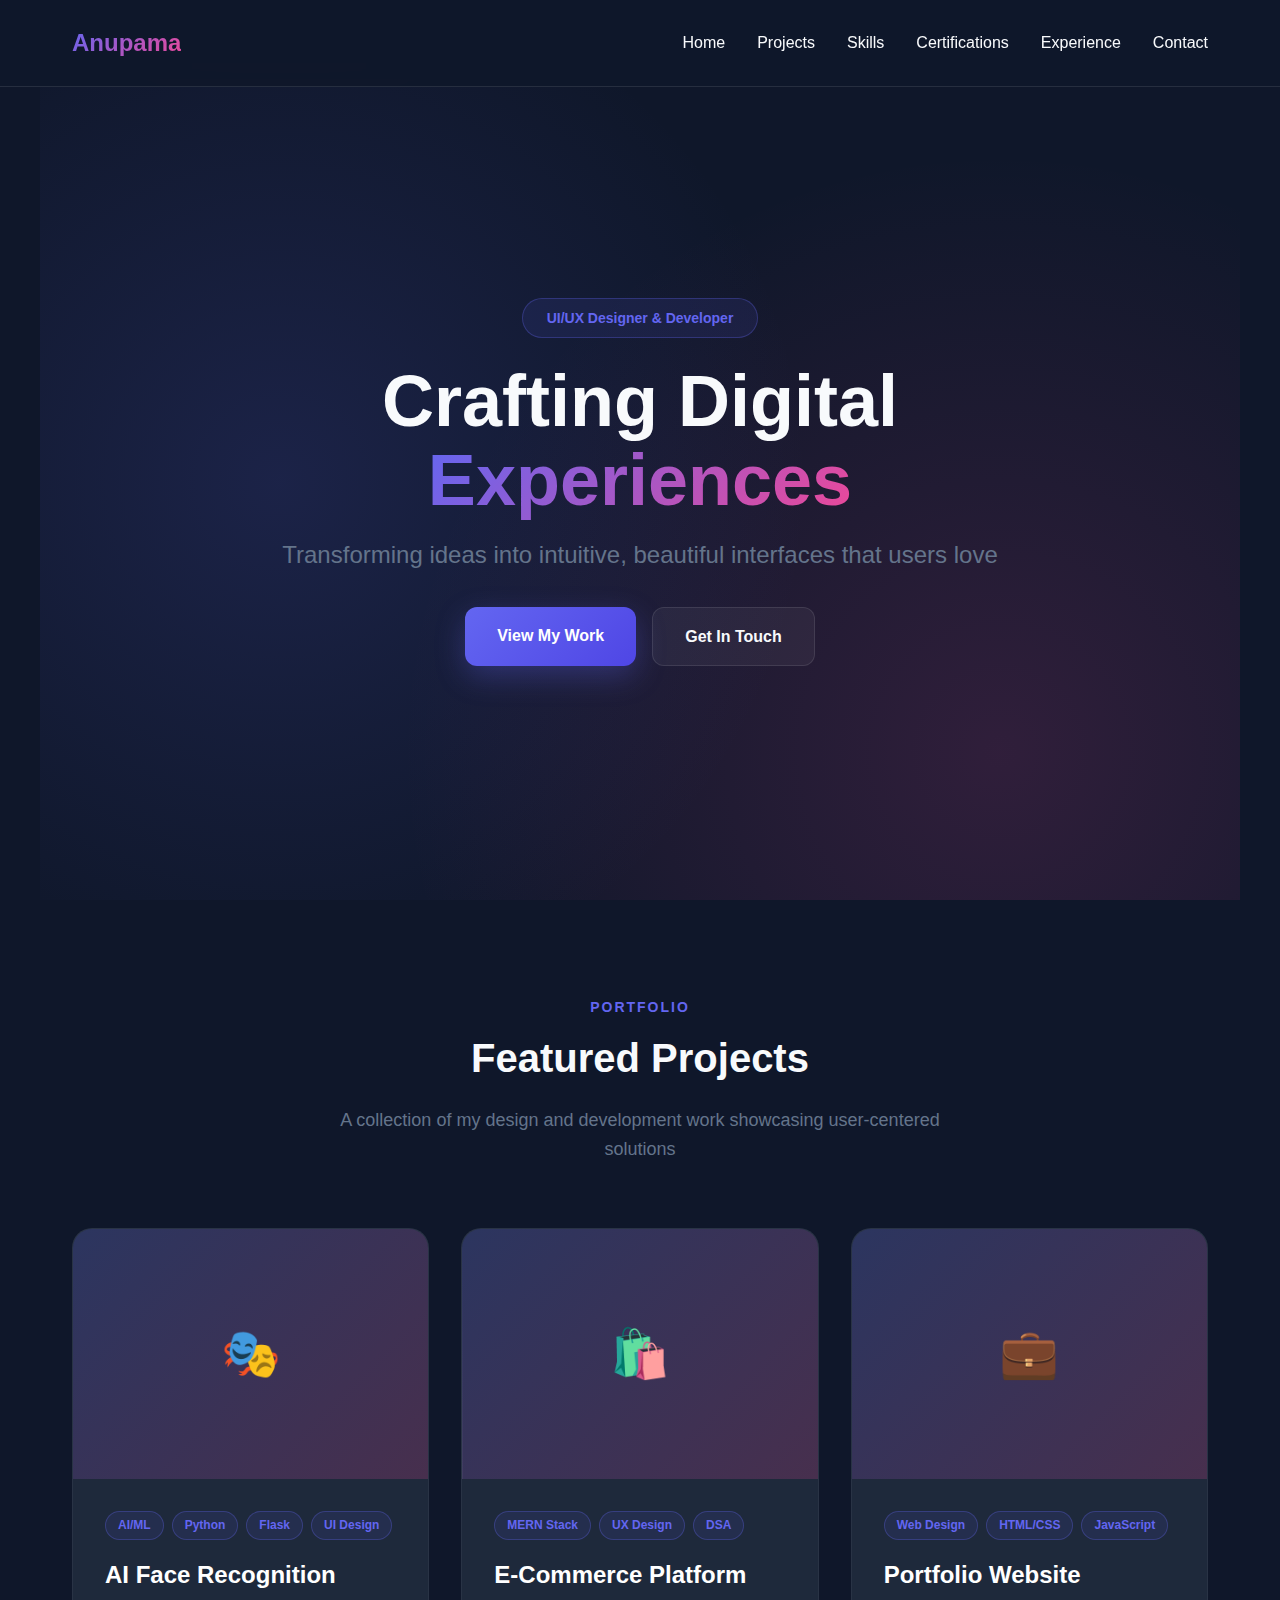
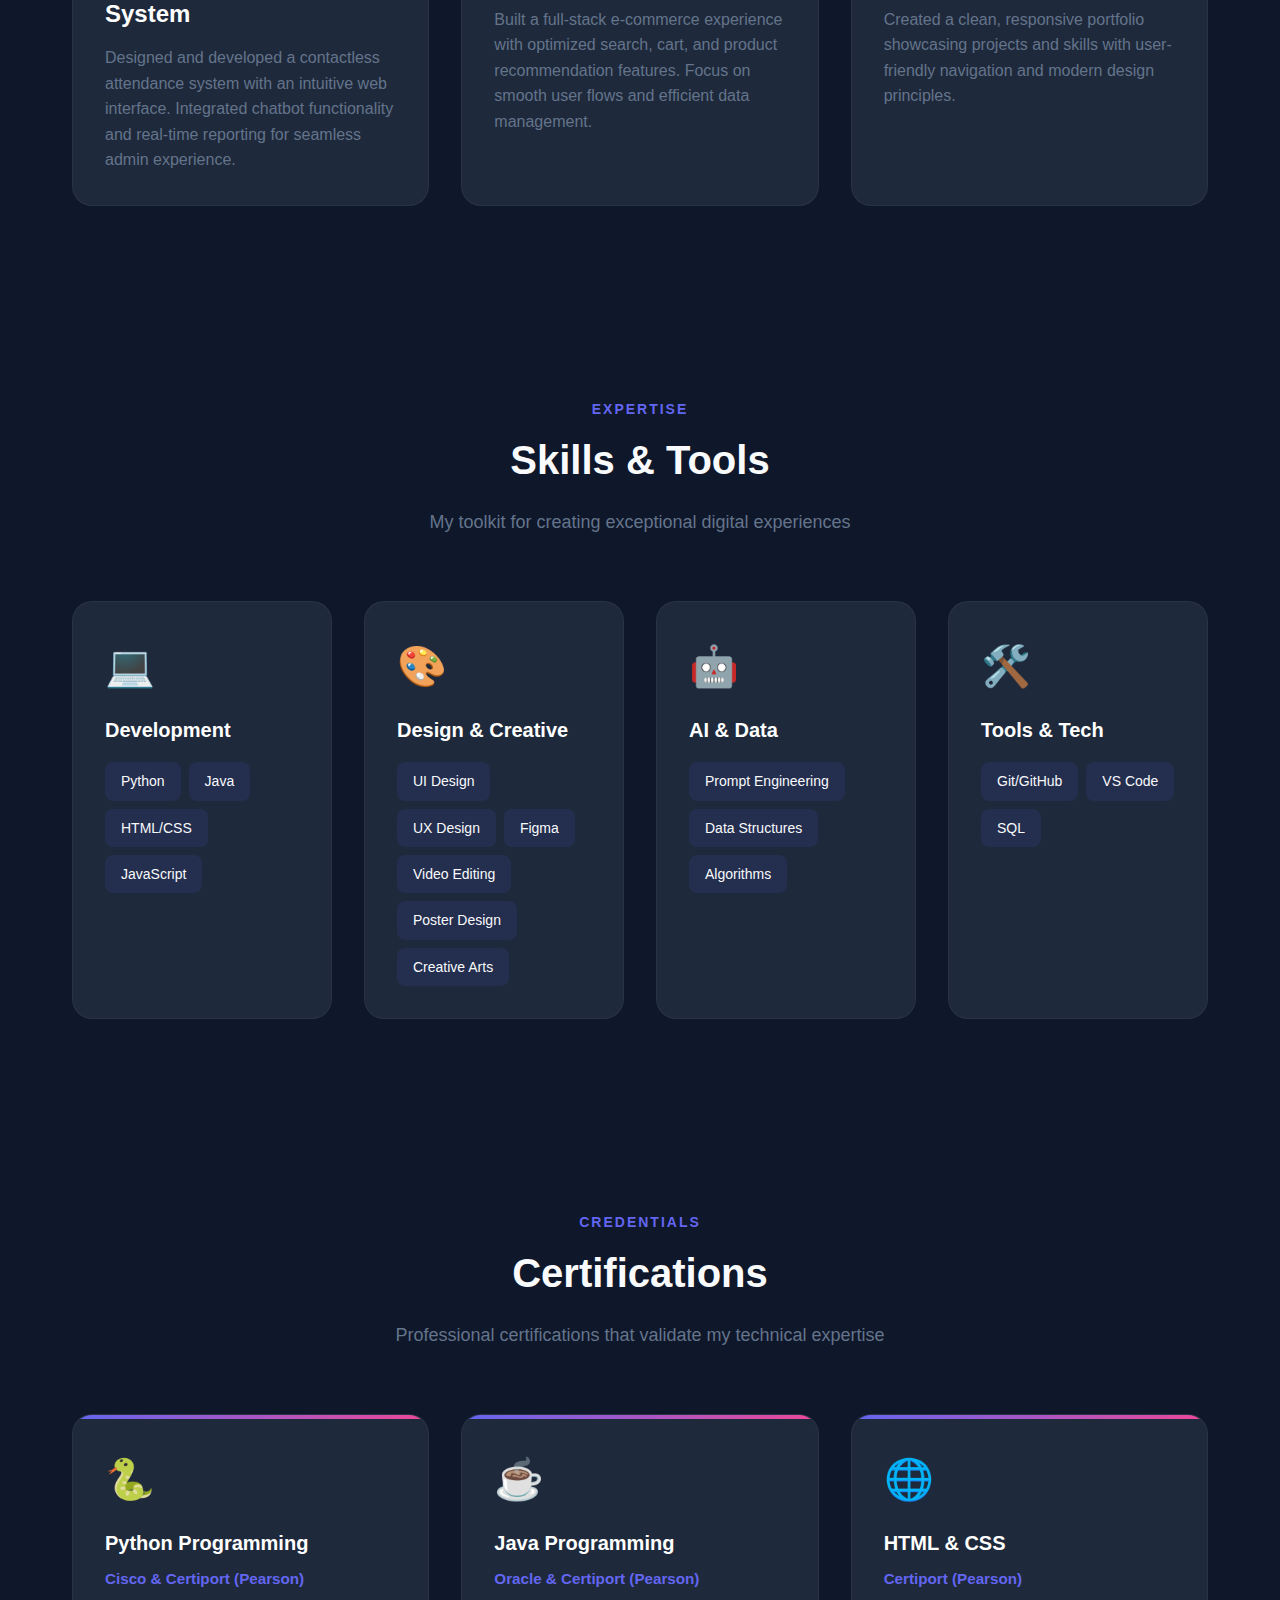
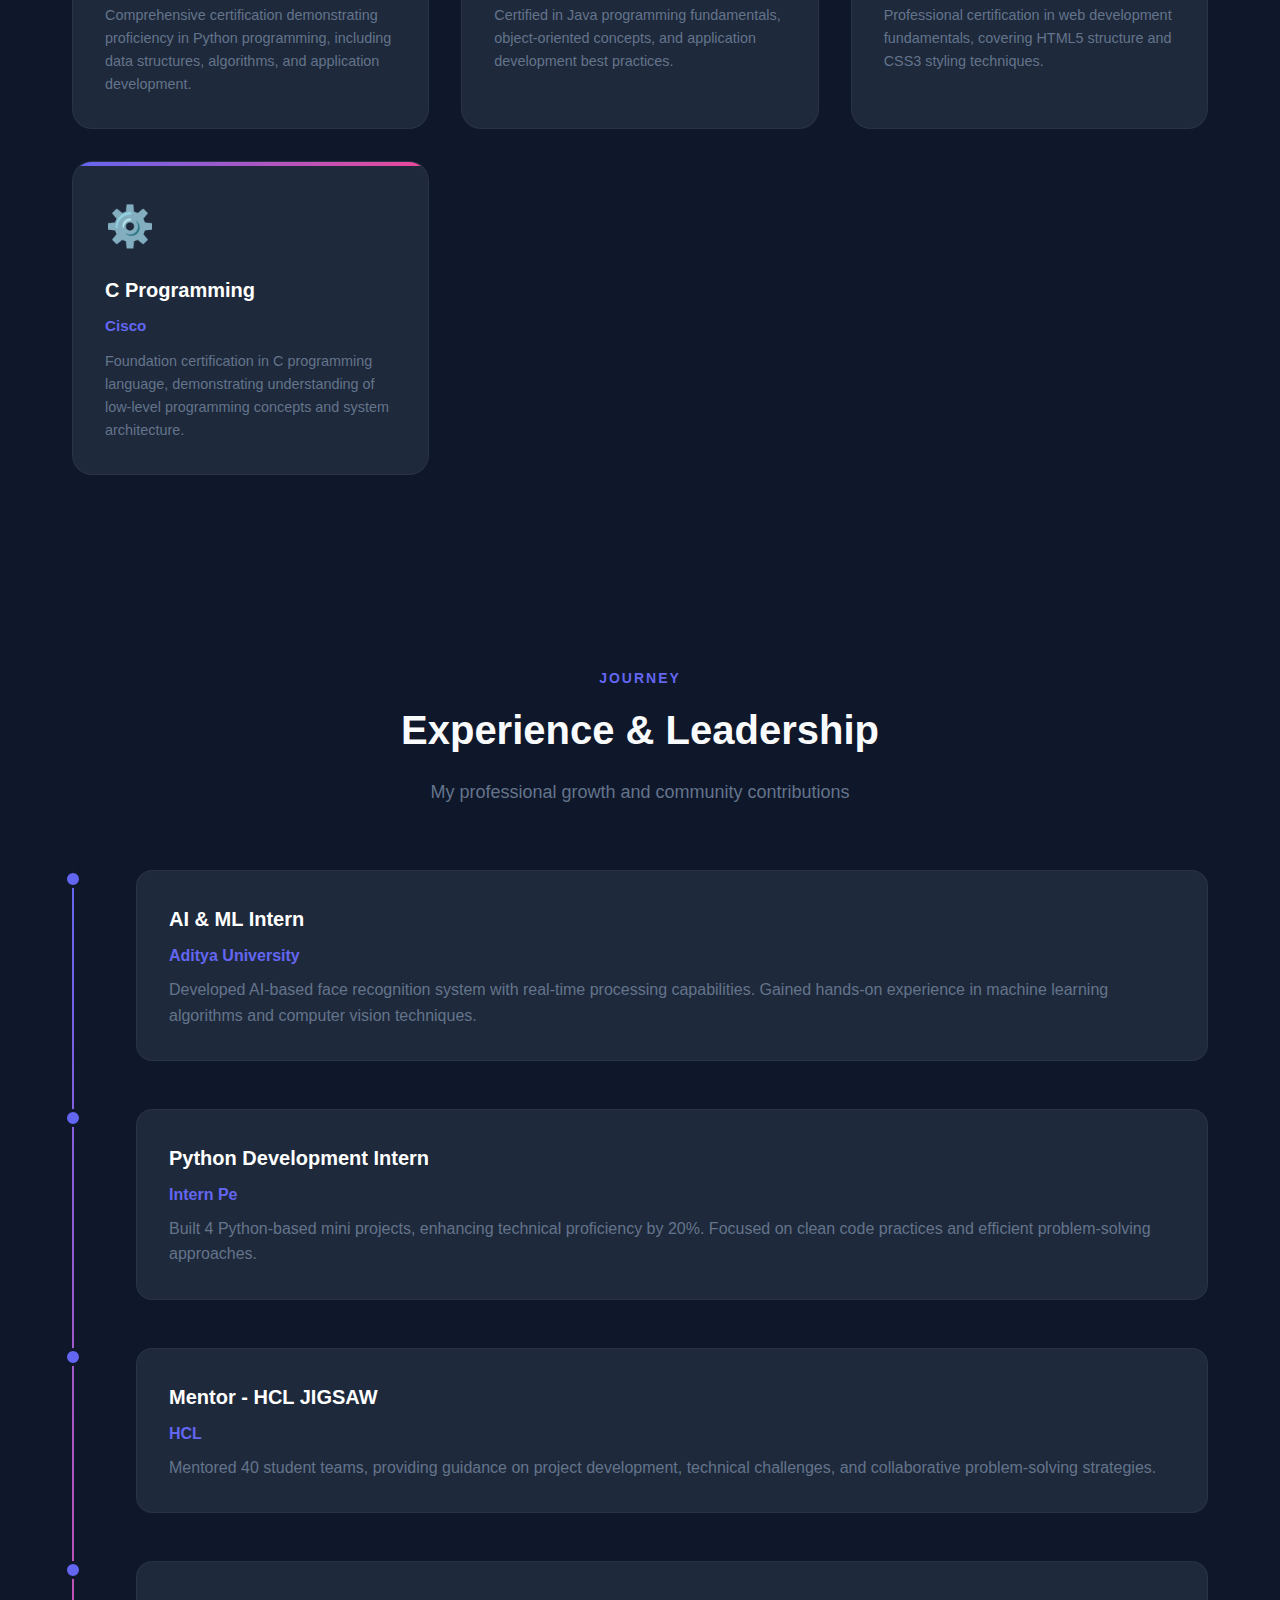
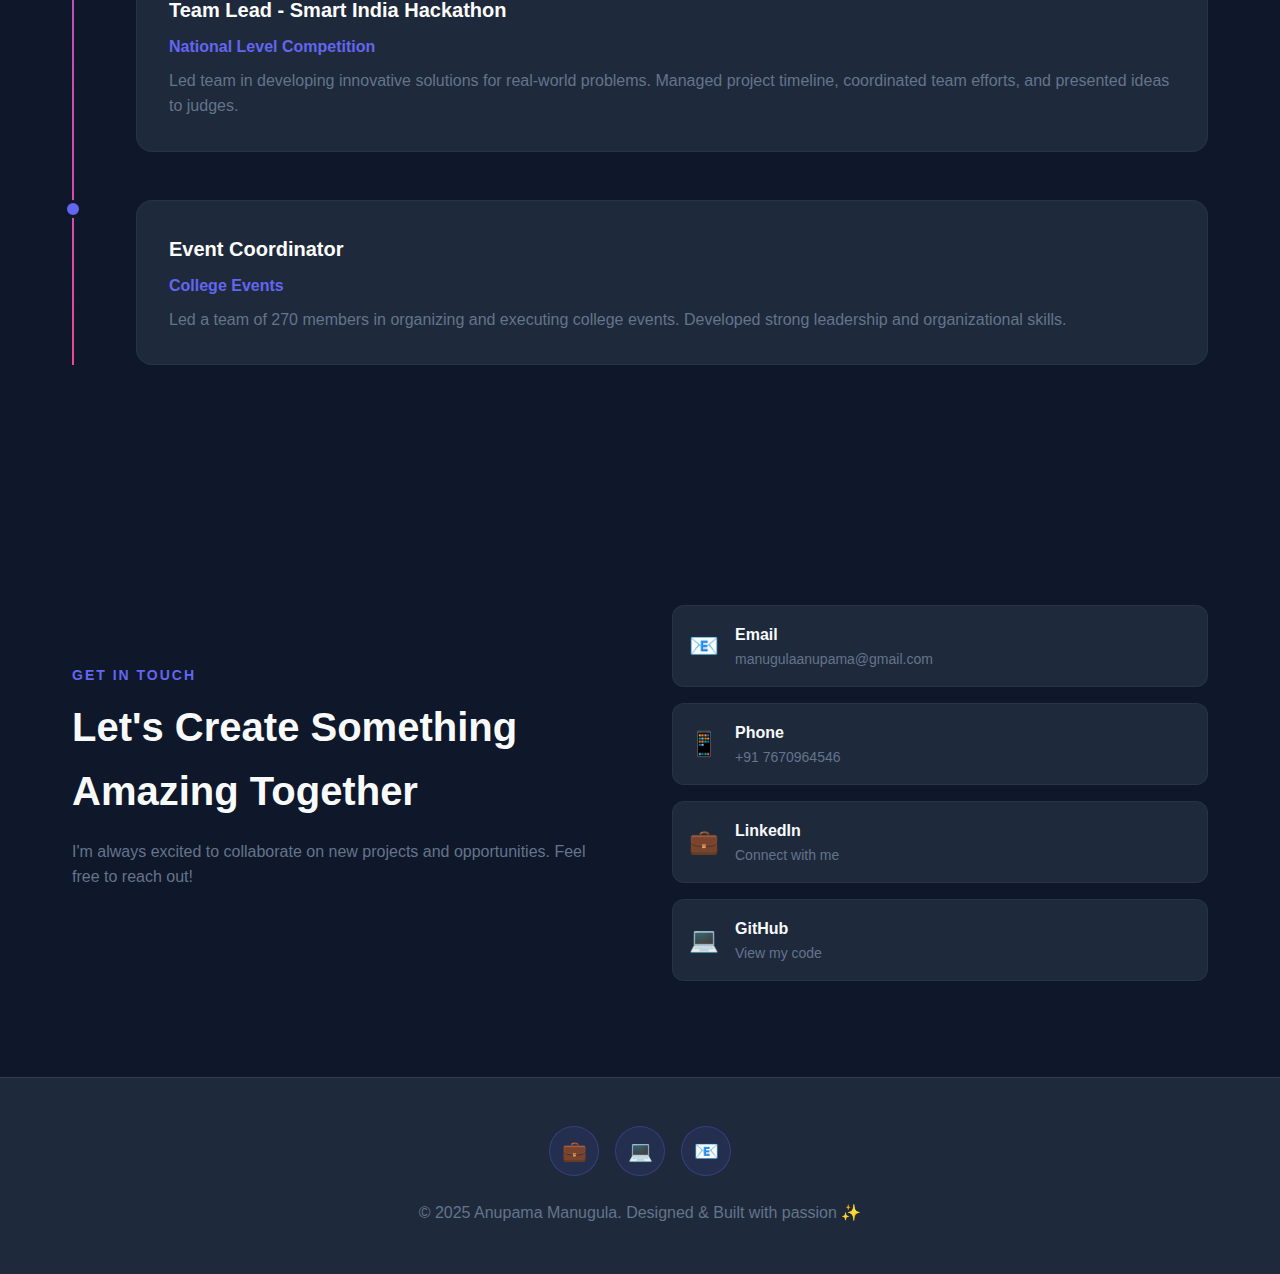
<file: uiux.html>
<!DOCTYPE html>
<html lang="en">
<head>
    <meta charset="UTF-8">
    <meta name="viewport" content="width=device-width, initial-scale=1.0">
    <title>Anupama Manugula - UI/UX Designer</title>
    <style>
        * {
            margin: 0;
            padding: 0;
            box-sizing: border-box;
        }

        :root {
            --primary: #6366f1;
            --primary-dark: #4f46e5;
            --secondary: #ec4899;
            --dark: #0f172a;
            --dark-light: #1e293b;
            --gray: #64748b;
            --light: #f8fafc;
            --white: #ffffff;
        }

        body {
            font-family: 'Inter', -apple-system, BlinkMacSystemFont, 'Segoe UI', sans-serif;
            background: var(--dark);
            color: var(--light);
            line-height: 1.6;
            overflow-x: hidden;
        }

        html {
            scroll-behavior: smooth;
        }

        nav {
            position: fixed;
            top: 0;
            width: 100%;
            background: rgba(15, 23, 42, 0.95);
            backdrop-filter: blur(10px);
            z-index: 1000;
            padding: 1.5rem 0;
            border-bottom: 1px solid rgba(255, 255, 255, 0.1);
        }

        .nav-container {
            max-width: 1200px;
            margin: 0 auto;
            padding: 0 2rem;
            display: flex;
            justify-content: space-between;
            align-items: center;
        }

        .logo {
            font-size: 1.5rem;
            font-weight: 700;
            background: linear-gradient(135deg, var(--primary), var(--secondary));
            -webkit-background-clip: text;
            -webkit-text-fill-color: transparent;
            background-clip: text;
        }

        .nav-links {
            display: flex;
            gap: 2rem;
            list-style: none;
        }

        .nav-links a {
            color: var(--light);
            text-decoration: none;
            font-weight: 500;
            transition: color 0.3s;
            position: relative;
        }

        .nav-links a::after {
            content: '';
            position: absolute;
            bottom: -5px;
            left: 0;
            width: 0;
            height: 2px;
            background: var(--primary);
            transition: width 0.3s;
        }

        .nav-links a:hover::after {
            width: 100%;
        }

        .hero {
            min-height: 100vh;
            display: flex;
            align-items: center;
            justify-content: center;
            position: relative;
            overflow: hidden;
            padding: 6rem 2rem 2rem;
        }

        .hero-bg {
            position: absolute;
            width: 100%;
            height: 100%;
            background: radial-gradient(circle at 20% 50%, rgba(99, 102, 241, 0.15), transparent 50%),
                        radial-gradient(circle at 80% 80%, rgba(236, 72, 153, 0.15), transparent 50%);
        }

        .hero-content {
            max-width: 1200px;
            text-align: center;
            position: relative;
            z-index: 1;
        }

        .hero-label {
            display: inline-block;
            padding: 0.5rem 1.5rem;
            background: rgba(99, 102, 241, 0.1);
            border: 1px solid rgba(99, 102, 241, 0.3);
            border-radius: 50px;
            color: var(--primary);
            font-size: 0.875rem;
            font-weight: 600;
            margin-bottom: 1.5rem;
            animation: fadeInDown 0.8s ease-out;
        }

        h1 {
            font-size: 4.5rem;
            font-weight: 800;
            margin-bottom: 1rem;
            line-height: 1.1;
            animation: fadeInUp 0.8s ease-out 0.2s both;
        }

        .gradient-text {
            background: linear-gradient(135deg, var(--primary), var(--secondary));
            -webkit-background-clip: text;
            -webkit-text-fill-color: transparent;
            background-clip: text;
        }

        .hero-subtitle {
            font-size: 1.5rem;
            color: var(--gray);
            margin-bottom: 2rem;
            animation: fadeInUp 0.8s ease-out 0.4s both;
        }

        .cta-buttons {
            display: flex;
            gap: 1rem;
            justify-content: center;
            flex-wrap: wrap;
            animation: fadeInUp 0.8s ease-out 0.6s both;
        }

        .btn {
            padding: 1rem 2rem;
            border-radius: 12px;
            font-weight: 600;
            text-decoration: none;
            transition: all 0.3s;
            display: inline-block;
            cursor: pointer;
            border: none;
            font-size: 1rem;
        }

        .btn-primary {
            background: linear-gradient(135deg, var(--primary), var(--primary-dark));
            color: var(--white);
            box-shadow: 0 10px 30px rgba(99, 102, 241, 0.3);
        }

        .btn-primary:hover {
            transform: translateY(-2px);
            box-shadow: 0 15px 40px rgba(99, 102, 241, 0.4);
        }

        .btn-secondary {
            background: rgba(255, 255, 255, 0.05);
            color: var(--light);
            border: 1px solid rgba(255, 255, 255, 0.1);
        }

        .btn-secondary:hover {
            background: rgba(255, 255, 255, 0.1);
            transform: translateY(-2px);
        }

        section {
            padding: 6rem 2rem;
            max-width: 1200px;
            margin: 0 auto;
        }

        .section-header {
            text-align: center;
            margin-bottom: 4rem;
        }

        .section-label {
            color: var(--primary);
            font-weight: 600;
            text-transform: uppercase;
            letter-spacing: 2px;
            font-size: 0.875rem;
            margin-bottom: 0.5rem;
        }

        .section-title {
            font-size: 2.5rem;
            font-weight: 700;
            margin-bottom: 1rem;
        }

        .section-subtitle {
            color: var(--gray);
            font-size: 1.125rem;
            max-width: 600px;
            margin: 0 auto;
        }

        .projects-grid {
            display: grid;
            grid-template-columns: repeat(auto-fit, minmax(350px, 1fr));
            gap: 2rem;
        }

        .project-card {
            background: var(--dark-light);
            border-radius: 20px;
            overflow: hidden;
            transition: all 0.3s;
            border: 1px solid rgba(255, 255, 255, 0.05);
            cursor: pointer;
        }

        .project-card:hover {
            transform: translateY(-8px);
            border-color: var(--primary);
            box-shadow: 0 20px 60px rgba(99, 102, 241, 0.2);
        }

        .project-image {
            width: 100%;
            height: 250px;
            background: linear-gradient(135deg, rgba(99, 102, 241, 0.2), rgba(236, 72, 153, 0.2));
            display: flex;
            align-items: center;
            justify-content: center;
            font-size: 3rem;
            position: relative;
            overflow: hidden;
        }

        .project-image::before {
            content: '';
            position: absolute;
            width: 100%;
            height: 100%;
            background: linear-gradient(45deg, transparent, rgba(255, 255, 255, 0.1), transparent);
            transform: translateX(-100%);
            transition: transform 0.6s;
        }

        .project-card:hover .project-image::before {
            transform: translateX(100%);
        }

        .project-content {
            padding: 2rem;
        }

        .project-tags {
            display: flex;
            gap: 0.5rem;
            flex-wrap: wrap;
            margin-bottom: 1rem;
        }

        .tag {
            padding: 0.25rem 0.75rem;
            background: rgba(99, 102, 241, 0.1);
            border: 1px solid rgba(99, 102, 241, 0.3);
            border-radius: 20px;
            font-size: 0.75rem;
            color: var(--primary);
            font-weight: 600;
        }

        .project-title {
            font-size: 1.5rem;
            font-weight: 700;
            margin-bottom: 0.75rem;
            color: var(--white);
        }

        .project-description {
            color: var(--gray);
            line-height: 1.6;
        }

        .skills-container {
            display: grid;
            grid-template-columns: repeat(auto-fit, minmax(250px, 1fr));
            gap: 2rem;
        }

        .skill-category {
            background: var(--dark-light);
            padding: 2rem;
            border-radius: 20px;
            border: 1px solid rgba(255, 255, 255, 0.05);
            transition: all 0.3s;
        }

        .skill-category:hover {
            border-color: var(--primary);
            transform: translateY(-5px);
        }

        .skill-icon {
            font-size: 2.5rem;
            margin-bottom: 1rem;
        }

        .skill-category h3 {
            font-size: 1.25rem;
            margin-bottom: 1rem;
            color: var(--white);
        }

        .skill-list {
            display: flex;
            flex-wrap: wrap;
            gap: 0.5rem;
        }

        .skill-item {
            padding: 0.5rem 1rem;
            background: rgba(99, 102, 241, 0.1);
            border-radius: 8px;
            font-size: 0.875rem;
            color: var(--light);
        }

        .certifications-grid {
            display: grid;
            grid-template-columns: repeat(auto-fit, minmax(300px, 1fr));
            gap: 2rem;
        }

        .cert-card {
            background: var(--dark-light);
            padding: 2rem;
            border-radius: 20px;
            border: 1px solid rgba(255, 255, 255, 0.05);
            transition: all 0.3s;
            position: relative;
            overflow: hidden;
        }

        .cert-card::before {
            content: '';
            position: absolute;
            top: 0;
            left: 0;
            width: 100%;
            height: 4px;
            background: linear-gradient(90deg, var(--primary), var(--secondary));
        }

        .cert-card:hover {
            transform: translateY(-5px);
            border-color: var(--primary);
            box-shadow: 0 15px 40px rgba(99, 102, 241, 0.2);
        }

        .cert-icon {
            font-size: 2.5rem;
            margin-bottom: 1rem;
        }

        .cert-title {
            font-size: 1.25rem;
            font-weight: 700;
            margin-bottom: 0.5rem;
            color: var(--white);
        }

        .cert-issuer {
            color: var(--primary);
            font-weight: 600;
            margin-bottom: 0.75rem;
            font-size: 0.95rem;
        }

        .cert-description {
            color: var(--gray);
            font-size: 0.9rem;
        }

        .timeline {
            position: relative;
            padding-left: 2rem;
        }

        .timeline::before {
            content: '';
            position: absolute;
            left: 0;
            top: 0;
            height: 100%;
            width: 2px;
            background: linear-gradient(180deg, var(--primary), var(--secondary));
        }

        .timeline-item {
            position: relative;
            margin-bottom: 3rem;
            padding-left: 2rem;
        }

        .timeline-item::before {
            content: '';
            position: absolute;
            left: -2.5rem;
            top: 0;
            width: 12px;
            height: 12px;
            background: var(--primary);
            border-radius: 50%;
            border: 3px solid var(--dark);
        }

        .timeline-content {
            background: var(--dark-light);
            padding: 2rem;
            border-radius: 16px;
            border: 1px solid rgba(255, 255, 255, 0.05);
        }

        .timeline-title {
            font-size: 1.25rem;
            font-weight: 700;
            margin-bottom: 0.5rem;
            color: var(--white);
        }

        .timeline-company {
            color: var(--primary);
            font-weight: 600;
            margin-bottom: 0.5rem;
        }

        .timeline-description {
            color: var(--gray);
        }

        .contact-container {
            display: grid;
            grid-template-columns: 1fr 1fr;
            gap: 4rem;
            align-items: center;
        }

        .contact-info h2 {
            font-size: 2.5rem;
            margin-bottom: 1rem;
        }

        .contact-info p {
            color: var(--gray);
            margin-bottom: 2rem;
        }

        .contact-links {
            display: flex;
            flex-direction: column;
            gap: 1rem;
        }

        .contact-link {
            display: flex;
            align-items: center;
            gap: 1rem;
            padding: 1rem;
            background: var(--dark-light);
            border-radius: 12px;
            text-decoration: none;
            color: var(--light);
            transition: all 0.3s;
            border: 1px solid rgba(255, 255, 255, 0.05);
        }

        .contact-link:hover {
            border-color: var(--primary);
            transform: translateX(5px);
        }

        .contact-icon {
            font-size: 1.5rem;
        }

        footer {
            background: var(--dark-light);
            padding: 3rem 2rem;
            text-align: center;
            border-top: 1px solid rgba(255, 255, 255, 0.1);
        }

        .footer-content {
            max-width: 1200px;
            margin: 0 auto;
        }

        .social-links {
            display: flex;
            gap: 1rem;
            justify-content: center;
            margin-bottom: 1.5rem;
        }

        .social-link {
            width: 50px;
            height: 50px;
            background: rgba(99, 102, 241, 0.1);
            border: 1px solid rgba(99, 102, 241, 0.3);
            border-radius: 50%;
            display: flex;
            align-items: center;
            justify-content: center;
            text-decoration: none;
            color: var(--primary);
            transition: all 0.3s;
            font-size: 1.25rem;
        }

        .social-link:hover {
            background: var(--primary);
            color: var(--white);
            transform: translateY(-3px);
        }

        @keyframes fadeInUp {
            from {
                opacity: 0;
                transform: translateY(30px);
            }
            to {
                opacity: 1;
                transform: translateY(0);
            }
        }

        @keyframes fadeInDown {
            from {
                opacity: 0;
                transform: translateY(-30px);
            }
            to {
                opacity: 1;
                transform: translateY(0);
            }
        }

        @media (max-width: 768px) {
            h1 {
                font-size: 2.5rem;
            }

            .hero-subtitle {
                font-size: 1.125rem;
            }

            .projects-grid, .certifications-grid {
                grid-template-columns: 1fr;
            }

            .contact-container {
                grid-template-columns: 1fr;
            }

            .nav-links {
                gap: 1rem;
                font-size: 0.875rem;
            }

            section {
                padding: 4rem 1rem;
            }
        }
    </style>
</head>
<body>
    <nav>
        <div class="nav-container">
            <div class="logo">Anupama</div>
            <ul class="nav-links">
                <li><a href="#home">Home</a></li>
                <li><a href="#projects">Projects</a></li>
                <li><a href="#skills">Skills</a></li>
                <li><a href="#certifications">Certifications</a></li>
                <li><a href="#experience">Experience</a></li>
                <li><a href="#contact">Contact</a></li>
            </ul>
        </div>
    </nav>

    <section id="home" class="hero">
        <div class="hero-bg"></div>
        <div class="hero-content">
            <div class="hero-label">UI/UX Designer & Developer</div>
            <h1>Crafting Digital <br><span class="gradient-text">Experiences</span></h1>
            <p class="hero-subtitle">Transforming ideas into intuitive, beautiful interfaces that users love</p>
            <div class="cta-buttons">
                <a href="#projects" class="btn btn-primary">View My Work</a>
                <a href="#contact" class="btn btn-secondary">Get In Touch</a>
            </div>
        </div>
    </section>

    <section id="projects">
        <div class="section-header">
            <div class="section-label">Portfolio</div>
            <h2 class="section-title">Featured Projects</h2>
            <p class="section-subtitle">A collection of my design and development work showcasing user-centered solutions</p>
        </div>
        <div class="projects-grid">
            <div class="project-card">
                <div class="project-image">🎭</div>
                <div class="project-content">
                    <div class="project-tags">
                        <span class="tag">AI/ML</span>
                        <span class="tag">Python</span>
                        <span class="tag">Flask</span>
                        <span class="tag">UI Design</span>
                    </div>
                    <h3 class="project-title">AI Face Recognition System</h3>
                    <p class="project-description">Designed and developed a contactless attendance system with an intuitive web interface. Integrated chatbot functionality and real-time reporting for seamless admin experience.</p>
                </div>
            </div>

            <div class="project-card">
                <div class="project-image">🛍️</div>
                <div class="project-content">
                    <div class="project-tags">
                        <span class="tag">MERN Stack</span>
                        <span class="tag">UX Design</span>
                        <span class="tag">DSA</span>
                    </div>
                    <h3 class="project-title">E-Commerce Platform</h3>
                    <p class="project-description">Built a full-stack e-commerce experience with optimized search, cart, and product recommendation features. Focus on smooth user flows and efficient data management.</p>
                </div>
            </div>

            <div class="project-card">
                <div class="project-image">💼</div>
                <div class="project-content">
                    <div class="project-tags">
                        <span class="tag">Web Design</span>
                        <span class="tag">HTML/CSS</span>
                        <span class="tag">JavaScript</span>
                    </div>
                    <h3 class="project-title">Portfolio Website</h3>
                    <p class="project-description">Created a clean, responsive portfolio showcasing projects and skills with user-friendly navigation and modern design principles.</p>
                </div>
            </div>
        </div>
    </section>

    <section id="skills">
        <div class="section-header">
            <div class="section-label">Expertise</div>
            <h2 class="section-title">Skills & Tools</h2>
            <p class="section-subtitle">My toolkit for creating exceptional digital experiences</p>
        </div>
        <div class="skills-container">
            <div class="skill-category">
                <div class="skill-icon">💻</div>
                <h3>Development</h3>
                <div class="skill-list">
                    <span class="skill-item">Python</span>
                    <span class="skill-item">Java</span>
                    <span class="skill-item">HTML/CSS</span>
                    <span class="skill-item">JavaScript</span>
                </div>
            </div>

            <div class="skill-category">
                <div class="skill-icon">🎨</div>
                <h3>Design & Creative</h3>
                <div class="skill-list">
                    <span class="skill-item">UI Design</span>
                    <span class="skill-item">UX Design</span>
                    <span class="skill-item">Figma</span>
                    <span class="skill-item">Video Editing</span>
                    <span class="skill-item">Poster Design</span>
                    <span class="skill-item">Creative Arts</span>
                </div>
            </div>

            <div class="skill-category">
                <div class="skill-icon">🤖</div>
                <h3>AI & Data</h3>
                <div class="skill-list">
                    <span class="skill-item">Prompt Engineering</span>
                    <span class="skill-item">Data Structures</span>
                    <span class="skill-item">Algorithms</span>
                </div>
            </div>

            <div class="skill-category">
                <div class="skill-icon">🛠️</div>
                <h3>Tools & Tech</h3>
                <div class="skill-list">
                    <span class="skill-item">Git/GitHub</span>
                    <span class="skill-item">VS Code</span>
                    <span class="skill-item">SQL</span>
                </div>
            </div>
        </div>
    </section>

    <section id="certifications">
        <div class="section-header">
            <div class="section-label">Credentials</div>
            <h2 class="section-title">Certifications</h2>
            <p class="section-subtitle">Professional certifications that validate my technical expertise</p>
        </div>
        <div class="certifications-grid">
            <div class="cert-card">
                <div class="cert-icon">🐍</div>
                <h3 class="cert-title">Python Programming</h3>
                <div class="cert-issuer">Cisco & Certiport (Pearson)</div>
                <p class="cert-description">Comprehensive certification demonstrating proficiency in Python programming, including data structures, algorithms, and application development.</p>
            </div>

            <div class="cert-card">
                <div class="cert-icon">☕</div>
                <h3 class="cert-title">Java Programming</h3>
                <div class="cert-issuer">Oracle & Certiport (Pearson)</div>
                <p class="cert-description">Certified in Java programming fundamentals, object-oriented concepts, and application development best practices.</p>
            </div>

            <div class="cert-card">
                <div class="cert-icon">🌐</div>
                <h3 class="cert-title">HTML & CSS</h3>
                <div class="cert-issuer">Certiport (Pearson)</div>
                <p class="cert-description">Professional certification in web development fundamentals, covering HTML5 structure and CSS3 styling techniques.</p>
            </div>

            <div class="cert-card">
                <div class="cert-icon">⚙️</div>
                <h3 class="cert-title">C Programming</h3>
                <div class="cert-issuer">Cisco</div>
                <p class="cert-description">Foundation certification in C programming language, demonstrating understanding of low-level programming concepts and system architecture.</p>
            </div>
        </div>
    </section>

    <section id="experience">
        <div class="section-header">
            <div class="section-label">Journey</div>
            <h2 class="section-title">Experience & Leadership</h2>
            <p class="section-subtitle">My professional growth and community contributions</p>
        </div>
        <div class="timeline">
            <div class="timeline-item">
                <div class="timeline-content">
                    <h3 class="timeline-title">AI & ML Intern</h3>
                    <div class="timeline-company">Aditya University</div>
                    <p class="timeline-description">Developed AI-based face recognition system with real-time processing capabilities. Gained hands-on experience in machine learning algorithms and computer vision techniques.</p>
                </div>
            </div>

            <div class="timeline-item">
                <div class="timeline-content">
                    <h3 class="timeline-title">Python Development Intern</h3>
                    <div class="timeline-company">Intern Pe</div>
                    <p class="timeline-description">Built 4 Python-based mini projects, enhancing technical proficiency by 20%. Focused on clean code practices and efficient problem-solving approaches.</p>
                </div>
            </div>

            <div class="timeline-item">
                <div class="timeline-content">
                    <h3 class="timeline-title">Mentor - HCL JIGSAW</h3>
                    <div class="timeline-company">HCL</div>
                    <p class="timeline-description">Mentored 40 student teams, providing guidance on project development, technical challenges, and collaborative problem-solving strategies.</p>
                </div>
            </div>

            <div class="timeline-item">
                <div class="timeline-content">
                    <h3 class="timeline-title">Team Lead - Smart India Hackathon</h3>
                    <div class="timeline-company">National Level Competition</div>
                    <p class="timeline-description">Led team in developing innovative solutions for real-world problems. Managed project timeline, coordinated team efforts, and presented ideas to judges.</p>
                </div>
            </div>

            <div class="timeline-item">
                <div class="timeline-content">
                    <h3 class="timeline-title">Event Coordinator</h3>
                    <div class="timeline-company">College Events</div>
                    <p class="timeline-description">Led a team of 270 members in organizing and executing college events. Developed strong leadership and organizational skills.</p>
                </div>
            </div>
        </div>
    </section>

    <section id="contact">
        <div class="contact-container">
            <div class="contact-info">
                <div class="section-label">Get In Touch</div>
                <h2>Let's Create Something Amazing Together</h2>
                <p>I'm always excited to collaborate on new projects and opportunities. Feel free to reach out!</p>
            </div>
            <div class="contact-links">
                <a href="mailto:manugulaanupama@gmail.com" class="contact-link">
                    <span class="contact-icon">📧</span>
                    <div>
                        <div style="font-weight: 600;">Email</div>
                        <div style="color: var(--gray); font-size: 0.875rem;">manugulaanupama@gmail.com</div>
                    </div>
                </a>
                <a href="tel:+917670964546" class="contact-link">
                    <span class="contact-icon">📱</span>
                    <div>
                        <div style="font-weight: 600;">Phone</div>
                        <div style="color: var(--gray); font-size: 0.875rem;">+91 7670964546</div>
                    </div>
                </a>
                <a href="https://www.linkedin.com/in/anupama-manugula-132539258" target="_blank" class="contact-link">
                    <span class="contact-icon">💼</span>
                    <div>
                        <div style="font-weight: 600;">LinkedIn</div>
                        <div style="color: var(--gray); font-size: 0.875rem;">Connect with me</div>
                    </div>
                </a>
                <a href="https://github.com/Anupama155" target="_blank" class="contact-link">
                    <span class="contact-icon">💻</span>
                    <div>
                        <div style="font-weight: 600;">GitHub</div>
                        <div style="color: var(--gray); font-size: 0.875rem;">View my code</div>
                    </div>
                </a>
            </div>
        </div>
    </section>

    <footer>
        <div class="footer-content">
            <div class="social-links">
                <a href="https://www.linkedin.com/in/anupama-manugula-132539258" target="_blank" class="social-link">💼</a>
                <a href="https://github.com/Anupama155" target="_blank" class="social-link">💻</a>
                <a href="mailto:manugulaanupama@gmail.com" class="social-link">📧</a>
            </div>
            <p style="color: var(--gray);">© 2025 Anupama Manugula. Designed & Built with passion ✨</p>
        </div>
    </footer>
</file>
